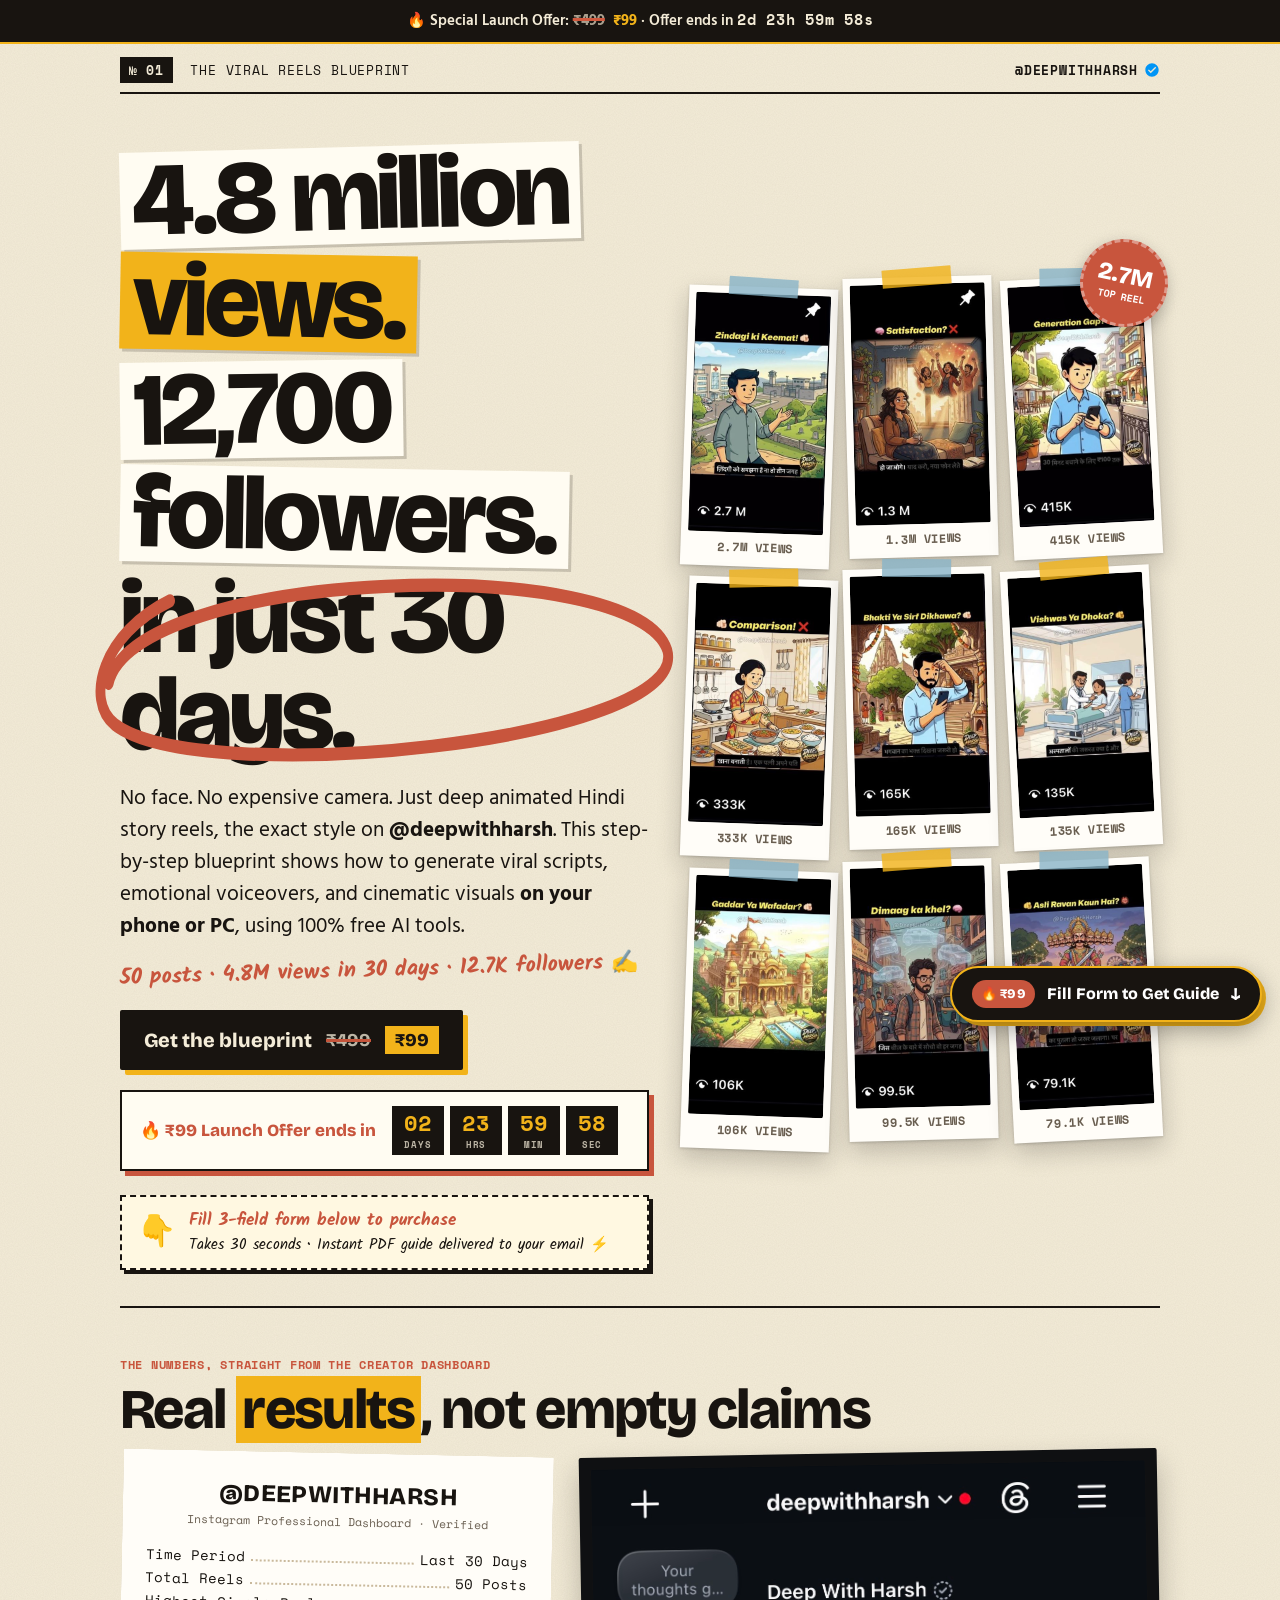
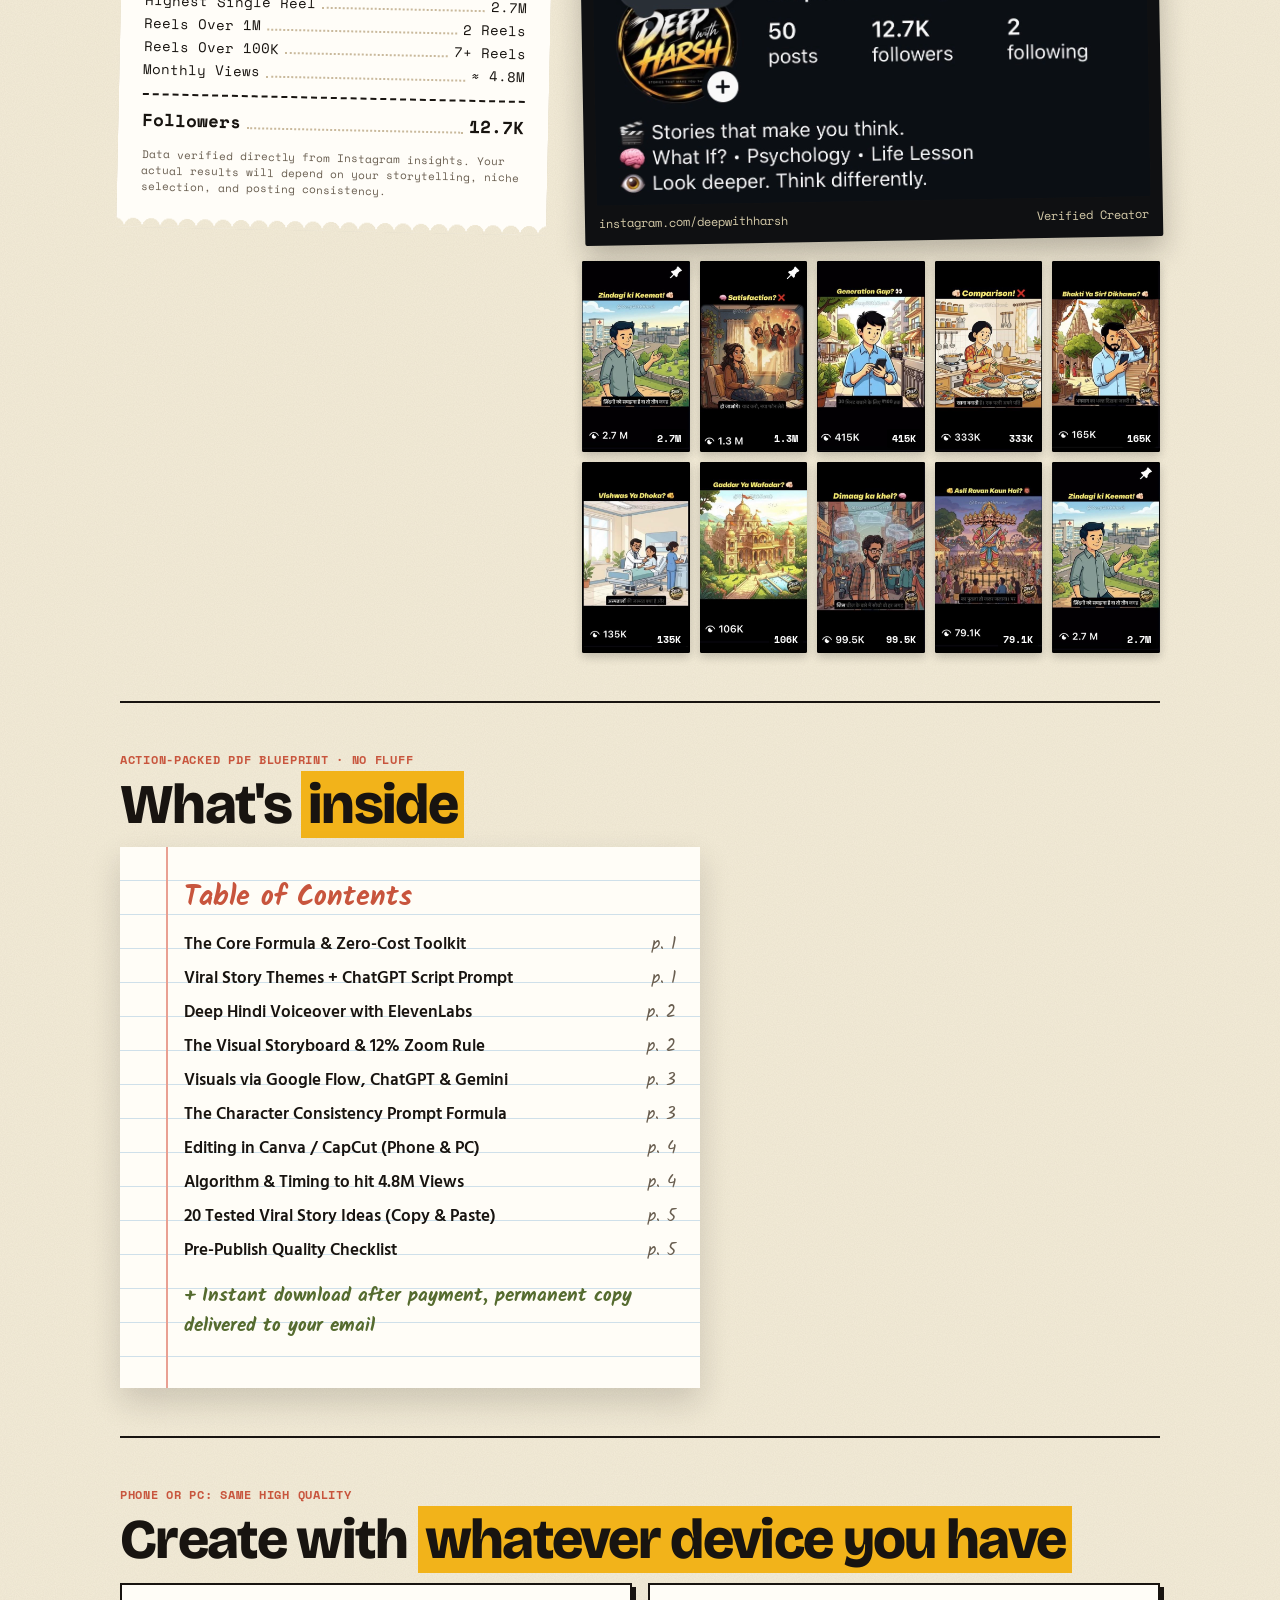
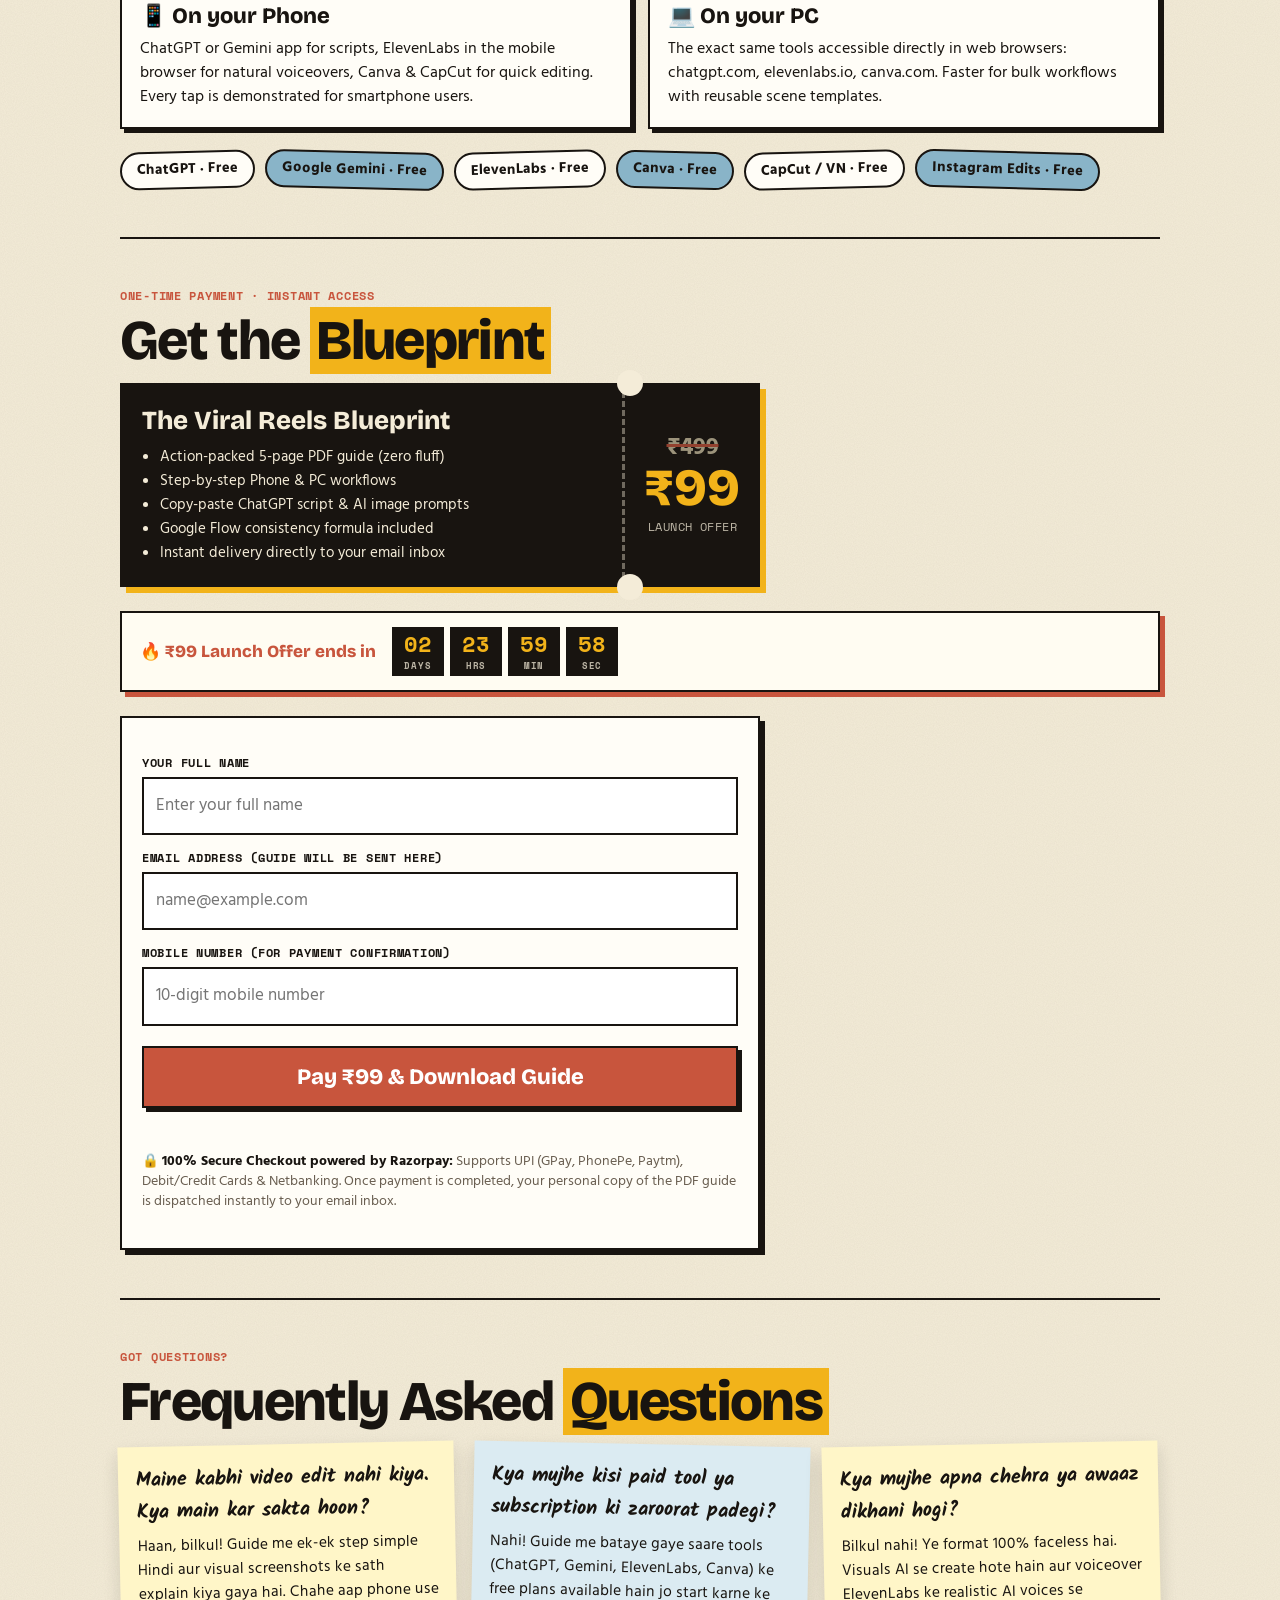
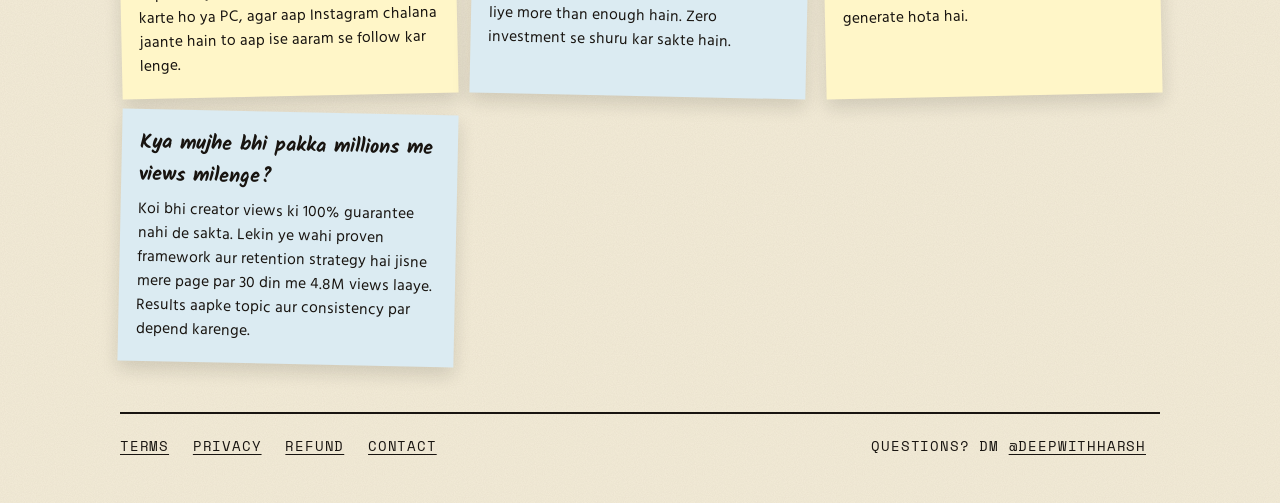
<file: index.html>
<!doctype html>
<html lang="hi">
<head>
<meta charset="utf-8">
<meta name="viewport" content="width=device-width,initial-scale=1">
<title>The Viral Reels Blueprint · @deepwithharsh</title>
<meta name="description" content="How @deepwithharsh got 4.8 million views and 12,700 followers in just 30 days with illustrated Hindi story reels. Complete step-by-step blueprint on phone or PC. PDF guide, ₹99.">
<link rel="preconnect" href="https://fonts.googleapis.com">
<link rel="preconnect" href="https://fonts.gstatic.com" crossorigin>
<link href="https://fonts.googleapis.com/css2?family=Bricolage+Grotesque:opsz,wght@12..96,400;12..96,600;12..96,800&family=Hind:wght@400;600;700&family=Kalam:wght@700&family=Space+Mono:wght@400;700&display=swap" rel="stylesheet">
<style>
:root{
  --paper:#f4ecd8;
  --paper2:#ebdcc2;
  --ink:#181410;
  --mus:#f2b31a;
  --ter:#c8553d;
  --oli:#556b2f;
  --sky:#89b4c8;
  --muted:#695e50;
  --card-bg:#fffdf8;
}
*{box-sizing:border-box}
html{background:var(--paper);scroll-behavior:smooth}
body{
  margin:0;
  color:var(--ink);
  font:17px/1.55 Hind,system-ui,-apple-system,sans-serif;
  background:var(--paper);
  background-image:url("data:image/svg+xml,%3Csvg xmlns='http://www.w3.org/2000/svg' width='160' height='160'%3E%3Cfilter id='n'%3E%3CfeTurbulence type='fractalNoise' baseFrequency='.9' numOctaves='2' stitchTiles='stitch'/%3E%3CfeColorMatrix values='0 0 0 0 .1 0 0 0 0 .08 0 0 0 0 .05 0 0 0 .07 0'/%3E%3C/filter%3E%3Crect width='160' height='160' filter='url(%23n)'/%3E%3C/svg%3E");
  overflow-x:hidden;
}
a{color:inherit}
.wrap{max-width:1080px;margin:0 auto;padding:0 20px}
.mono{font-family:"Space Mono",monospace;letter-spacing:.06em;text-transform:uppercase}
.hand{font-family:Kalam,cursive}

/* Top Sticky Announcement Bar */
.dbar{
  background:var(--ink);
  color:var(--paper);
  text-align:center;
  font:600 15px/1.3 Hind,sans-serif;
  padding:10px 14px;
  position:sticky;
  top:0;
  z-index:100;
  border-bottom:2px solid var(--mus);
}
.dbar b{color:var(--mus);font-weight:700}
.dbar .was{color:#cfc4af;opacity:.8;text-decoration-color:#ff6b4a;margin-right:4px}
.was{text-decoration:line-through;text-decoration-color:var(--ter);text-decoration-thickness:3px;opacity:.7;font-weight:700}
.tmr{font-family:"Space Mono",monospace;font-weight:700;letter-spacing:.05em;white-space:nowrap}

/* Masthead */
.mast{
  border-bottom:2px solid var(--ink);
  display:flex;
  justify-content:space-between;
  align-items:center;
  gap:12px;
  padding:16px 0 12px;
  font-size:13px;
}
.mast b{
  background:var(--ink);
  color:var(--paper);
  padding:3px 9px;
  font-weight:700;
}
.mast .handle{
  display:flex;
  align-items:center;
  gap:6px;
  font-weight:700;
}
.mast .handle svg{width:16px;height:16px;fill:#0095f6}

/* Hero Section */
.hero{
  display:grid;
  gap:32px;
  padding:36px 0 16px;
}
.hero h1{
  font-family:"Bricolage Grotesque",sans-serif;
  font-weight:800;
  letter-spacing:-.035em;
  line-height:.93;
  font-size:clamp(48px,11vw,104px);
  margin:0;
}
.strip{
  display:inline-block;
  background:#fffcf2;
  padding:0 .12em;
  box-shadow:3px 3px 0 rgba(24,20,16,.18);
  margin:.05em 0;
}
.strip.y{background:var(--mus)}
.strip.r{background:var(--ter);color:#fffdf7}
.ring{position:relative;display:inline-block}
.ring svg{position:absolute;left:-8%;top:-14%;width:116%;height:128%;pointer-events:none}
.r1{transform:rotate(-1.5deg)}
.r2{transform:rotate(1deg)}
.r3{transform:rotate(-0.8deg)}

.hero p.lead{
  font-size:20.5px;
  line-height:1.55;
  max-width:580px;
  margin:20px 0 0;
}
.hero .note{
  font-size:22px;
  color:var(--ter);
  transform:rotate(-1.8deg);
  margin-top:12px;
  font-weight:700;
}
.cta{
  display:inline-flex;
  align-items:center;
  gap:14px;
  margin-top:22px;
  background:var(--ink);
  color:var(--paper);
  text-decoration:none;
  font:800 20px "Bricolage Grotesque";
  padding:16px 24px;
  border-radius:2px;
  box-shadow:5px 5px 0 var(--mus);
  transition:transform .15s,box-shadow .15s;
}
.cta:hover{
  transform:translate(-2px,-2px);
  box-shadow:7px 7px 0 var(--mus);
}
.cta span{
  background:var(--mus);
  color:var(--ink);
  padding:3px 10px;
  font-size:18px;
}
.cta span.was{
  background:none;
  padding:0;
  font-size:18px;
  color:var(--paper);
  opacity:.75;
  text-decoration-color:#ff6b4a;
}

/* Urgent Timer Box */
.dbox{
  margin:20px 0 24px;
  border:2px solid var(--ink);
  background:#fffcf2;
  box-shadow:5px 5px 0 var(--ter);
  padding:14px 18px;
  display:flex;
  flex-wrap:wrap;
  align-items:center;
  gap:10px 16px;
}
.dbox .lbl{
  font:800 17px "Bricolage Grotesque";
  color:var(--ter);
}
.dbox .cells{
  display:flex;
  gap:6px;
}
.dbox .cells div{
  background:var(--ink);
  color:var(--mus);
  min-width:52px;
  text-align:center;
  padding:6px 4px 4px;
  font:700 22px/1 "Space Mono",monospace;
}
.dbox .cells small{
  display:block;
  font:700 9px "Space Mono";
  color:var(--paper);
  opacity:.75;
  margin-top:4px;
  letter-spacing:.1em;
}

/* Hero Indication Arrow & Card */
.hero-indication{
  display:block;
  text-decoration:none;
  background:#fff8e1;
  border:2px dashed var(--ink);
  padding:12px 16px;
  margin:16px 0 20px;
  color:var(--ink);
  transition:transform .15s, background .15s, box-shadow .15s;
  box-shadow:4px 4px 0 var(--ink);
}
.hero-indication:hover{
  transform:translate(-2px, -2px);
  background:#fff3c4;
  box-shadow:6px 6px 0 var(--ink);
}
.hero-indication .badge-content{
  display:flex;
  align-items:center;
  gap:14px;
}
.hero-indication .arrow-icon{
  font-size:30px;
  line-height:1;
  animation:bounceDown 1.4s infinite ease-in-out;
  display:inline-block;
  flex-shrink:0;
}
@keyframes bounceDown{
  0%, 100%{ transform:translateY(0); }
  50%{ transform:translateY(7px); }
}
.hero-indication .hint-text{
  font-size:15px;
  line-height:1.4;
}
.hero-indication .hint-text b{
  color:var(--ter);
  font-size:17px;
  display:block;
  margin-bottom:2px;
}

/* Form Pulse Highlight Effect */
@keyframes formPulse{
  0%{ box-shadow:0 0 0 0 rgba(200,85,61,.8); }
  50%{ box-shadow:0 0 0 16px rgba(200,85,61,0); }
  100%{ box-shadow:5px 5px 0 var(--ink); }
}
.pulse-form{
  animation:formPulse 1.2s ease-out 2;
  border-color:var(--ter) !important;
}

/* Floating Sticky Buy Bar */
.floating-bar{
  position:fixed;
  bottom:18px;
  right:18px;
  z-index:999;
  background:var(--ink);
  color:#fff;
  border:2px solid var(--mus);
  box-shadow:0 8px 24px rgba(0,0,0,.35), 4px 4px 0 var(--mus);
  padding:12px 20px;
  border-radius:40px;
  display:flex;
  align-items:center;
  gap:12px;
  text-decoration:none;
  font-family:"Bricolage Grotesque",sans-serif;
  font-weight:800;
  font-size:16px;
  transform:translateY(140px);
  transition:transform .3s cubic-bezier(0.175,0.885,0.32,1.275);
}
.floating-bar.show{
  transform:translateY(0);
}
.floating-bar .f-tag{
  background:var(--ter);
  color:#fff;
  font-size:13px;
  padding:4px 9px;
  border-radius:20px;
  letter-spacing:.02em;
}
.floating-bar:hover{
  background:#261f18;
  transform:translateY(-2px);
}
@media (max-width:560px){
  .floating-bar{
    left:14px;
    right:14px;
    bottom:14px;
    justify-content:center;
    padding:11px 16px;
    font-size:15px;
  }
}

/* Collage of Polaroid Reels */
.collage{
  position:relative;
  display:grid;
  grid-template-columns:repeat(3,1fr);
  gap:12px;
  padding:18px 4px 34px;
}
.pol{
  position:relative;
  background:var(--card-bg);
  padding:7px 7px 10px;
  box-shadow:0 10px 24px rgba(24,20,16,.22),0 1px 3px rgba(0,0,0,.18);
  transition:transform .2s ease, box-shadow .2s ease;
}
.pol:hover{
  transform:scale(1.04) rotate(0deg) !important;
  z-index:10;
  box-shadow:0 16px 32px rgba(24,20,16,.3);
}
.pol .img-box{
  width:100%;
  aspect-ratio:400/710;
  overflow:hidden;
  background:#000;
  border-radius:2px;
}
.pol img{
  display:block;
  width:100%;
  height:100%;
  object-fit:cover;
  object-position:center;
}
/* Washi tape sticker */
.pol::before{
  content:"";
  position:absolute;
  top:-9px;
  left:50%;
  width:46%;
  height:18px;
  transform:translateX(-50%) rotate(-3deg);
  background:rgba(242,179,26,.8);
  box-shadow:0 1px 1px rgba(0,0,0,.1);
  z-index:2;
}
.pol:nth-child(even)::before{
  background:rgba(137,180,200,.8);
  transform:translateX(-50%) rotate(2deg);
}
.pol:nth-child(3n+1){transform:rotate(-3deg)}
.pol:nth-child(3n+2){transform:rotate(2deg) translateY(10px)}
.pol:nth-child(3n){transform:rotate(-1.5deg)}
.pol .tag-view{
  margin-top:6px;
  text-align:center;
  font:700 12px "Space Mono",monospace;
  color:var(--muted);
  letter-spacing:.05em;
}

.sticker{
  position:absolute;
  z-index:5;
  font:800 24px/1 "Bricolage Grotesque";
  background:var(--ter);
  color:#fff;
  border-radius:50%;
  width:88px;
  height:88px;
  display:flex;
  flex-direction:column;
  align-items:center;
  justify-content:center;
  text-align:center;
  transform:rotate(12deg);
  box-shadow:0 6px 16px rgba(0,0,0,.25);
  border:3px dashed rgba(255,255,255,.4);
}
.sticker small{
  display:block;
  font:700 10px "Space Mono";
  margin-top:2px;
}
.collage .sticker{
  right:-8px;
  top:-20px;
}

/* Sections */
.sec{
  padding:48px 0;
  border-top:2px solid var(--ink);
}
.sec h2{
  font:800 clamp(32px,6.5vw,56px)/.96 "Bricolage Grotesque";
  letter-spacing:-.03em;
  margin:0 0 16px;
}
.sec h2 em{
  font-style:normal;
  background:var(--mus);
  padding:0 .12em;
}
.kick{
  font-size:12px;
  color:var(--ter);
  margin-bottom:8px;
  font-weight:700;
}
.two{display:grid;gap:32px}

/* The Receipt Card */
.receipt{
  background:var(--card-bg);
  max-width:440px;
  padding:28px 24px 32px;
  font:14px/1.65 "Space Mono",monospace;
  box-shadow:0 14px 30px rgba(24,20,16,.18);
  position:relative;
  transform:rotate(1.2deg);
  -webkit-mask:radial-gradient(9px at 50% 100%,#0000 98%,#000) 50% 100%/18px 100% repeat-x;
  mask:radial-gradient(9px at 50% 100%,#0000 98%,#000) 50% 100%/18px 100% repeat-x;
}
.receipt h3{
  font:800 24px "Bricolage Grotesque";
  text-align:center;
  margin:0 0 4px;
  letter-spacing:.02em;
}
.receipt .c{
  text-align:center;
  color:var(--muted);
  font-size:11.5px;
  margin-bottom:14px;
}
.row{display:flex;gap:6px}
.row span:nth-child(2){
  flex:1;
  border-bottom:2px dotted #c9b99c;
  transform:translateY(-6px);
}
.row.total{
  font-weight:700;
  font-size:17.5px;
  border-top:2px dashed var(--ink);
  margin-top:12px;
  padding-top:10px;
  color:var(--ink);
}
.receipt .src{
  font-size:11px;
  color:var(--muted);
  margin-top:14px;
  line-height:1.45;
}

/* Proof Block */
.proof{
  background:#0f1012;
  padding:12px;
  transform:rotate(-1deg);
  box-shadow:0 14px 28px rgba(24,20,16,.25);
  border-radius:2px;
}
.proof img{
  width:100%;
  display:block;
  border-radius:2px;
}
.proof p{
  color:#d4caa9;
  font:12px "Space Mono";
  margin:9px 2px 2px;
  display:flex;
  justify-content:space-between;
}
.wall{
  display:grid;
  grid-template-columns:repeat(5,1fr);
  gap:10px;
  margin-top:20px;
}
.wall-card{
  background:#000;
  aspect-ratio:400/710;
  overflow:hidden;
  border-radius:2px;
  box-shadow:0 4px 10px rgba(0,0,0,.2);
  position:relative;
}
.wall-card img{
  width:100%;
  height:100%;
  object-fit:cover;
  display:block;
}
.wall-card .badge{
  position:absolute;
  bottom:4px;
  right:4px;
  background:rgba(0,0,0,.8);
  color:#fff;
  font:700 10px "Space Mono";
  padding:2px 5px;
  border-radius:2px;
}

/* Notebook TOC */
.note-page{
  background:var(--card-bg);
  max-width:580px;
  padding:28px 24px 28px 64px;
  position:relative;
  box-shadow:0 14px 30px rgba(24,20,16,.16);
  background-image:linear-gradient(90deg,transparent 46px,#e9a092 46px,#e9a092 48px,transparent 48px),repeating-linear-gradient(#fffdf7 0 33px,#cfe0ea 33px 34px);
}
.note-page h3{
  font:700 28px Kalam,cursive;
  margin:0 0 8px;
  color:var(--ter);
}
.toc{list-style:none;margin:0;padding:0}
.toc li{
  display:flex;
  justify-content:space-between;
  gap:10px;
  line-height:34px;
  font-size:16.5px;
}
.toc li b{font-weight:600}
.toc li i{
  font-style:normal;
  font-family:Kalam,cursive;
  color:var(--muted);
  white-space:nowrap;
}
.bonus{
  font-family:Kalam,cursive;
  color:var(--oli);
  font-size:19px;
  margin-top:14px;
  font-weight:700;
}

/* Device Breakdown */
.dev{
  display:grid;
  grid-template-columns:1fr 1fr;
  gap:16px;
  margin-top:10px;
}
.card{
  border:2px solid var(--ink);
  background:#fffdf7;
  padding:18px;
  box-shadow:4px 4px 0 var(--ink);
}
.card h4{
  font:800 22px "Bricolage Grotesque";
  margin:0 0 8px;
}
.card p{margin:0;font-size:15.5px;line-height:1.55}
.tools{
  display:flex;
  flex-wrap:wrap;
  gap:10px;
  margin-top:22px;
}
.tools span{
  border:2px solid var(--ink);
  border-radius:30px;
  padding:6px 15px;
  font-weight:700;
  background:#fffdf7;
  font-size:14.5px;
}
.tools span:nth-child(odd){transform:rotate(-1.5deg)}
.tools span:nth-child(even){transform:rotate(1.5deg);background:var(--sky)}

/* Ticket & Checkout Form */
.ticket{
  display:grid;
  grid-template-columns:1fr auto;
  max-width:640px;
  background:var(--ink);
  color:var(--paper);
  position:relative;
  margin:12px 0 24px;
  box-shadow:6px 6px 0 var(--mus);
}
.ticket .l{padding:24px 22px 22px}
.ticket .r{
  border-left:3px dashed rgba(244,236,216,.4);
  padding:22px 20px;
  display:flex;
  flex-direction:column;
  justify-content:center;
  align-items:center;
  min-width:130px;
  text-align:center;
}
.ticket .r .was{
  display:block;
  font-size:24px;
  line-height:1;
  margin-bottom:2px;
  color:#d4caa9;
}
.ticket .r b{
  font:800 52px/1 "Bricolage Grotesque";
  color:var(--mus);
}
.ticket .r .ot{
  font:11.5px "Space Mono";
  font-style:normal;
  opacity:.75;
  margin-top:4px;
  letter-spacing:.04em;
}
.ticket h3{
  font:800 26px/1.05 "Bricolage Grotesque";
  margin:0 0 10px;
}
.ticket ul{margin:0;padding-left:18px;font-size:15px;line-height:1.6}
.ticket::before,.ticket::after{
  content:"";
  position:absolute;
  width:26px;
  height:26px;
  border-radius:50%;
  background:var(--paper);
  right:117px;
}
.ticket::before{top:-13px}
.ticket::after{bottom:-13px}

form{
  max-width:640px;
  background:#fffdf7;
  border:2px solid var(--ink);
  padding:22px 20px;
  box-shadow:5px 5px 0 var(--ink);
}
label{
  display:block;
  font:700 12px "Space Mono";
  letter-spacing:.06em;
  text-transform:uppercase;
  margin:14px 0 6px;
}
input{
  width:100%;
  font:inherit;
  font-size:17px;
  padding:14px 12px;
  border:2px solid var(--ink);
  background:#fff;
  border-radius:0;
}
input:focus{outline:3px solid var(--mus);outline-offset:0}
button.pay{
  width:100%;
  margin-top:20px;
  background:var(--ter);
  color:#fff;
  border:2px solid var(--ink);
  font:800 22px "Bricolage Grotesque";
  padding:16px;
  cursor:pointer;
  box-shadow:4px 4px 0 var(--ink);
  transition:transform .12s, box-shadow .12s, background .12s;
}
button.pay:hover{
  transform:translate(-2px,-2px);
  box-shadow:6px 6px 0 var(--ink);
  background:#b34029;
}
button.pay:disabled{opacity:.65;cursor:not-allowed}
.err{color:#a3261b;min-height:22px;margin-top:10px;font-weight:700}
.fine{font-size:13.5px;color:var(--muted);margin-top:12px;line-height:1.5}
.fine b{color:var(--ink)}

/* FAQ Section */
.faq{
  display:grid;
  gap:16px;
  grid-template-columns:repeat(auto-fit,minmax(250px,1fr));
  margin-top:14px;
}
.faq div{
  background:#fff6c8;
  padding:18px 18px 20px;
  box-shadow:0 8px 18px rgba(24,20,16,.14);
  font-size:15.5px;
  line-height:1.55;
}
.faq div:nth-child(2n){
  background:#dbebf2;
  transform:rotate(1.2deg);
}
.faq div:nth-child(2n+1){
  transform:rotate(-1.2deg);
}
.faq b{
  display:block;
  font:700 20px Kalam,cursive;
  margin-bottom:6px;
  color:var(--ink);
}

/* Footer */
footer{
  border-top:2px solid var(--ink);
  padding:22px 0 46px;
  font-size:13.5px;
  display:flex;
  flex-wrap:wrap;
  gap:14px;
  justify-content:space-between;
}
footer a{
  margin-right:14px;
  text-decoration:underline;
  text-underline-offset:3px;
}
footer a:hover{color:var(--ter)}

/* Responsive adjustments */
@media (min-width:860px){
  .hero{grid-template-columns:1.05fr .95fr;align-items:center;padding-top:48px}
  .two{grid-template-columns:430px 1fr;align-items:start}
}
@media (max-width:560px){
  body{font-size:16px}
  .hero h1{font-size:clamp(44px,12vw,68px)}
  .hero p.lead{font-size:18px}
  .note-page{padding-left:56px}
  .dev{grid-template-columns:1fr}
  .wall{grid-template-columns:repeat(5,1fr);gap:6px}
  .ticket .r{min-width:105px}
  .ticket .r b{font-size:42px}
  .ticket::before,.ticket::after{right:92px}
}
#buy{scroll-margin-top:60px}
</style>
</head>
<body>

<!-- Top Sticky Launch Price Announcement -->
<div class="dbar">
  🔥 Special Launch Offer: <span class="was">₹499</span> <b>₹99</b> · Offer ends in <span class="tmr" data-t="short">--</span>
</div>

<div class="wrap">
  <!-- Masthead -->
  <div class="mast mono">
    <span><b>№ 01</b>&nbsp; The Viral Reels Blueprint</span>
    <span class="handle">
      @deepwithharsh
      <svg viewBox="0 0 24 24" title="Verified Creator"><path d="M12 2C6.5 2 2 6.5 2 12s4.5 10 10 10 10-4.5 10-10S17.5 2 12 2zm-1.9 14.7l-4.2-4.2 1.4-1.4 2.8 2.8 6.8-6.8 1.4 1.4-8.2 8.2z"/></svg>
    </span>
  </div>

  <!-- Hero Section -->
  <section class="hero">
    <div>
      <h1>
        <span class="strip r1">4.8 million</span><br>
        <span class="strip y r2">views.</span> <span class="strip r3">12,700</span><br>
        <span class="strip r2">followers.</span><br>
        <span class="ring">in just 30 days.<svg viewBox="0 0 200 60" preserveAspectRatio="none"><path d="M10 34 C 18 6, 182 2, 192 26 C 200 48, 40 60, 12 44 C 2 38, 8 22, 30 14" fill="none" stroke="#c8553d" stroke-width="3.2" stroke-linecap="round"/></svg></span>
      </h1>
      
      <p class="lead">
        No face. No expensive camera. Just deep animated Hindi story reels, the exact style on <b>@deepwithharsh</b>. This step-by-step blueprint shows how to generate viral scripts, emotional voiceovers, and cinematic visuals <b>on your phone or PC</b>, using 100% free AI tools.
      </p>
      
      <div class="note hand">50 posts · 4.8M views in 30 days · 12.7K followers ✍️</div>
      
      <a class="cta" href="#buy">Get the blueprint <span class="was">₹499</span><span>₹99</span></a>
      
      <div class="dbox">
        <span class="lbl">🔥 ₹99 Launch Offer ends in</span>
        <div class="cells tmr" data-t="cells"></div>
      </div>

      <!-- Direct Indication Arrow & Card to Form -->
      <a class="hero-indication" href="#buy" title="Jump directly to checkout form">
        <div class="badge-content">
          <span class="arrow-icon">👇</span>
          <div class="hint-text hand">
            <b>Fill 3-field form below to purchase</b>
            Takes 30 seconds &bull; Instant PDF guide delivered to your email ⚡
          </div>
        </div>
      </a>
    </div>

    <!-- 9 Polaroid Reels Collage -->
    <div class="collage" aria-label="Most viewed reels from @deepwithharsh">
      <div class="sticker">2.7M<small>TOP REEL</small></div>
      
      <div class="pol">
        <div class="img-box"><img src="assets/r1.jpg" alt="Zindagi ki Keemat - 2.7M views"></div>
        <div class="tag-view">2.7M VIEWS</div>
      </div>
      <div class="pol">
        <div class="img-box"><img src="assets/r2.jpg" alt="Satisfaction - 1.3M views"></div>
        <div class="tag-view">1.3M VIEWS</div>
      </div>
      <div class="pol">
        <div class="img-box"><img src="assets/r3.jpg" alt="Generation Gap - 415K views"></div>
        <div class="tag-view">415K VIEWS</div>
      </div>
      <div class="pol">
        <div class="img-box"><img src="assets/r4.jpg" alt="Comparison - 333K views"></div>
        <div class="tag-view">333K VIEWS</div>
      </div>
      <div class="pol">
        <div class="img-box"><img src="assets/r5.jpg" alt="Bhakti Ya Sirf Dikhawa - 165K views"></div>
        <div class="tag-view">165K VIEWS</div>
      </div>
      <div class="pol">
        <div class="img-box"><img src="assets/r6.jpg" alt="Vishwas Ya Dhoka - 135K views"></div>
        <div class="tag-view">135K VIEWS</div>
      </div>
      <div class="pol">
        <div class="img-box"><img src="assets/r7.jpg" alt="Gaddar Ya Wafadar - 106K views"></div>
        <div class="tag-view">106K VIEWS</div>
      </div>
      <div class="pol">
        <div class="img-box"><img src="assets/r8.jpg" alt="Dimaag Ka Khel - 99.5K views"></div>
        <div class="tag-view">99.5K VIEWS</div>
      </div>
      <div class="pol">
        <div class="img-box"><img src="assets/r9.jpg" alt="Asli Ravan Kaun Hai - 79.1K views"></div>
        <div class="tag-view">79.1K VIEWS</div>
      </div>
    </div>
  </section>

  <!-- Real Results Section -->
  <section class="sec">
    <div class="kick mono">The numbers, straight from the creator dashboard</div>
    <h2>Real <em>results</em>, not empty claims</h2>
    <div class="two">
      
      <!-- Receipt Card -->
      <div class="receipt">
        <h3>@DEEPWITHHARSH</h3>
        <div class="c">Instagram Professional Dashboard · Verified</div>
        <div class="row"><span>Time Period</span><span></span><span>Last 30 Days</span></div>
        <div class="row"><span>Total Reels</span><span></span><span>50 Posts</span></div>
        <div class="row"><span>Highest Single Reel</span><span></span><span>2.7M</span></div>
        <div class="row"><span>Reels Over 1M</span><span></span><span>2 Reels</span></div>
        <div class="row"><span>Reels Over 100K</span><span></span><span>7+ Reels</span></div>
        <div class="row"><span>Monthly Views</span><span></span><span>≈ 4.8M</span></div>
        <div class="row total"><span>Followers</span><span></span><span>12.7K</span></div>
        <div class="src">Data verified directly from Instagram insights. Your actual results will depend on your storytelling, niche selection, and posting consistency.</div>
      </div>

      <!-- Profile Proof & Wall -->
      <div>
        <div class="proof">
          <img src="assets/profile.jpg" alt="The @deepwithharsh Instagram profile showing 12.7k followers and 50 posts">
          <p>
            <span>instagram.com/deepwithharsh</span>
            <span>Verified Creator</span>
          </p>
        </div>
        
        <div class="wall" aria-label="Top performing reels grid">
          <div class="wall-card"><img src="assets/r1.jpg" alt=""><div class="badge">2.7M</div></div>
          <div class="wall-card"><img src="assets/r2.jpg" alt=""><div class="badge">1.3M</div></div>
          <div class="wall-card"><img src="assets/r3.jpg" alt=""><div class="badge">415K</div></div>
          <div class="wall-card"><img src="assets/r4.jpg" alt=""><div class="badge">333K</div></div>
          <div class="wall-card"><img src="assets/r5.jpg" alt=""><div class="badge">165K</div></div>
          <div class="wall-card"><img src="assets/r6.jpg" alt=""><div class="badge">135K</div></div>
          <div class="wall-card"><img src="assets/r7.jpg" alt=""><div class="badge">106K</div></div>
          <div class="wall-card"><img src="assets/r8.jpg" alt=""><div class="badge">99.5K</div></div>
          <div class="wall-card"><img src="assets/r9.jpg" alt=""><div class="badge">79.1K</div></div>
          <div class="wall-card"><img src="assets/r1.jpg" alt=""><div class="badge">2.7M</div></div>
        </div>
      </div>
      
    </div>
  </section>

  <!-- Table of Contents Section -->
  <section class="sec">
    <div class="kick mono">Action-Packed PDF Blueprint · No Fluff</div>
    <h2>What's <em>inside</em></h2>
    <div class="note-page">
      <h3>Table of Contents</h3>
      <ul class="toc">
        <li><b>The Core Formula &amp; Zero-Cost Toolkit</b><i>p. 1</i></li>
        <li><b>Viral Story Themes + ChatGPT Script Prompt</b><i>p. 1</i></li>
        <li><b>Deep Hindi Voiceover with ElevenLabs</b><i>p. 2</i></li>
        <li><b>The Visual Storyboard &amp; 12% Zoom Rule</b><i>p. 2</i></li>
        <li><b>Visuals via Google Flow, ChatGPT &amp; Gemini</b><i>p. 3</i></li>
        <li><b>The Character Consistency Prompt Formula</b><i>p. 3</i></li>
        <li><b>Editing in Canva / CapCut (Phone &amp; PC)</b><i>p. 4</i></li>
        <li><b>Algorithm &amp; Timing to hit 4.8M Views</b><i>p. 4</i></li>
        <li><b>20 Tested Viral Story Ideas (Copy &amp; Paste)</b><i>p. 5</i></li>
        <li><b>Pre-Publish Quality Checklist</b><i>p. 5</i></li>
      </ul>
      <p class="bonus">+ Instant download after payment, permanent copy delivered to your email</p>
    </div>
  </section>

  <!-- Devices & Tools Section -->
  <section class="sec">
    <div class="kick mono">Phone or PC: Same High Quality</div>
    <h2>Create with <em>whatever device you have</em></h2>
    <div class="dev">
      <div class="card">
        <h4>📱 On your Phone</h4>
        <p>ChatGPT or Gemini app for scripts, ElevenLabs in the mobile browser for natural voiceovers, Canva &amp; CapCut for quick editing. Every tap is demonstrated for smartphone users.</p>
      </div>
      <div class="card">
        <h4>💻 On your PC</h4>
        <p>The exact same tools accessible directly in web browsers: chatgpt.com, elevenlabs.io, canva.com. Faster for bulk workflows with reusable scene templates.</p>
      </div>
    </div>
    <div class="tools">
      <span>ChatGPT · Free</span>
      <span>Google Gemini · Free</span>
      <span>ElevenLabs · Free</span>
      <span>Canva · Free</span>
      <span>CapCut / VN · Free</span>
      <span>Instagram Edits · Free</span>
    </div>
  </section>

  <!-- Checkout Section -->
  <section class="sec" id="buy">
    <div class="kick mono">One-Time Payment · Instant Access</div>
    <h2>Get the <em>Blueprint</em></h2>
    
    <div class="ticket">
      <div class="l">
        <h3>The Viral Reels Blueprint</h3>
        <ul>
          <li>Action-packed 5-page PDF guide (zero fluff)</li>
          <li>Step-by-step Phone &amp; PC workflows</li>
          <li>Copy-paste ChatGPT script &amp; AI image prompts</li>
          <li>Google Flow consistency formula included</li>
          <li>Instant delivery directly to your email inbox</li>
        </ul>
      </div>
      <div class="r">
        <span class="was">₹499</span>
        <b>₹99</b>
        <em class="ot" id="ot">LAUNCH OFFER</em>
      </div>
    </div>

    <div class="dbox">
      <span class="lbl">🔥 ₹99 Launch Offer ends in</span>
      <div class="cells tmr" data-t="cells"></div>
    </div>

    <form id="form" novalidate>
      <label for="name">Your Full Name</label>
      <input id="name" name="name" type="text" autocomplete="name" placeholder="Enter your full name" required>

      <label for="email">Email Address (Guide will be sent here)</label>
      <input id="email" name="email" type="email" autocomplete="email" placeholder="name@example.com" required>

      <label for="phone">Mobile Number (For payment confirmation)</label>
      <input id="phone" name="phone" type="tel" inputmode="numeric" autocomplete="tel" placeholder="10-digit mobile number" required>

      <button class="pay" id="pay" type="submit">Pay ₹99 &amp; Download Guide</button>
      <div class="err" id="err"></div>
      
      <p class="fine">
        🔒 <b>100% Secure Checkout powered by Razorpay:</b> Supports UPI (GPay, PhonePe, Paytm), Debit/Credit Cards &amp; Netbanking. Once payment is completed, your personal copy of the PDF guide is dispatched instantly to your email inbox.
      </p>
    </form>
  </section>

  <!-- FAQ Section -->
  <section class="sec">
    <div class="kick mono">Got Questions?</div>
    <h2>Frequently Asked <em>Questions</em></h2>
    <div class="faq">
      <div>
        <b>Maine kabhi video edit nahi kiya. Kya main kar sakta hoon?</b>
        Haan, bilkul! Guide me ek-ek step simple Hindi aur visual screenshots ke sath explain kiya gaya hai. Chahe aap phone use karte ho ya PC, agar aap Instagram chalana jaante hain to aap ise aaram se follow kar lenge.
      </div>
      <div>
        <b>Kya mujhe kisi paid tool ya subscription ki zaroorat padegi?</b>
        Nahi! Guide me bataye gaye saare tools (ChatGPT, Gemini, ElevenLabs, Canva) ke free plans available hain jo start karne ke liye more than enough hain. Zero investment se shuru kar sakte hain.
      </div>
      <div>
        <b>Kya mujhe apna chehra ya awaaz dikhani hogi?</b>
        Bilkul nahi! Ye format 100% faceless hai. Visuals AI se create hote hain aur voiceover ElevenLabs ke realistic AI voices se generate hota hai.
      </div>
      <div>
        <b>Kya mujhe bhi pakka millions me views milenge?</b>
        Koi bhi creator views ki 100% guarantee nahi de sakta. Lekin ye wahi proven framework aur retention strategy hai jisne mere page par 30 din me 4.8M views laaye. Results aapke topic aur consistency par depend karenge.
      </div>
    </div>
  </section>

  <!-- Footer -->
  <footer class="mono">
    <div>
      <a href="terms.html">Terms</a>
      <a href="privacy.html">Privacy</a>
      <a href="refund.html">Refund</a>
      <a href="contact.html">Contact</a>
    </div>
    <div>
      Questions? DM <a href="https://www.instagram.com/deepwithharsh/" target="_blank" rel="noopener">@deepwithharsh</a>
    </div>
  </footer>
</div>

<!-- Configuration & Scripts -->
<script src="config.js"></script>
<script>
// Countdown Timer (Default 3 days rolling or fixed offer end date)
(function () {
  const S = window.SHOP || {};
  let targetDate = S.offerEnd ? new Date(S.offerEnd).getTime() : (Date.now() + 3 * 864e5);
  const pad = (n) => String(n).padStart(2, "0");

  function tick() {
    const left = targetDate - Date.now();
    if (left <= 0) {
      document.querySelectorAll(".tmr").forEach(el => el.textContent = "OFFER CLOSING SOON");
      return;
    }
    const d = Math.floor(left / 864e5);
    const h = Math.floor((left / 36e5) % 24);
    const m = Math.floor((left / 6e4) % 60);
    const sec = Math.floor((left / 1e3) % 60);

    document.querySelectorAll(".tmr").forEach((el) => {
      if (el.dataset.t === "cells") {
        el.innerHTML = [
          [d, "DAYS"],
          [h, "HRS"],
          [m, "MIN"],
          [sec, "SEC"]
        ].map(([v, l]) => `<div>${pad(v)}<small>${l}</small></div>`).join("");
      } else {
        el.textContent = (d ? d + "d " : "") + pad(h) + "h " + pad(m) + "m " + pad(sec) + "s";
      }
    });
    setTimeout(tick, 1000);
  }
  tick();
})();
</script>

<script>
// Form Submission & Checkout handling
(function () {
  const S = window.SHOP || {};
  const $ = (id) => document.getElementById(id);

  $("form").addEventListener("submit", async (e) => {
    e.preventDefault();
    const name = $("name").value.trim();
    const email = $("email").value.trim();
    const phone = $("phone").value.trim();

    if (!name || !email || !phone) {
      $("err").textContent = "Please fill in all fields.";
      return;
    }

    if (!/^\S+@\S+\.\S+$/.test(email)) {
      $("err").textContent = "Please enter a valid email address.";
      return;
    }

    if (!/^\d{10}$/.test(phone.replace(/\D/g, ""))) {
      $("err").textContent = "Please enter a valid 10-digit mobile number.";
      return;
    }

    $("err").textContent = "";
    $("pay").disabled = true;
    $("pay").textContent = "Opening secure payment…";

    // Save customer details in session and local storage for instant fulfillment on thank-you page
    try {
      sessionStorage.setItem("dwh_name", name);
      sessionStorage.setItem("dwh_email", email);
      sessionStorage.setItem("dwh_phone", phone);
      localStorage.setItem("dwh_name", name);
      localStorage.setItem("dwh_email", email);
      localStorage.setItem("dwh_phone", phone);
    } catch(e) {}

    try {
      if (!S.api || S.api === "YOUR_GOOGLE_APPS_SCRIPT_URL_HERE") {
        // DEMO / TEST MODE
        setTimeout(() => {
          alert("Demo Mode: Checkout is working! Once you paste your Razorpay / Google Apps Script URL in config.js, it will redirect directly to the live UPI/Razorpay payment page.");
          $("pay").disabled = false;
          $("pay").textContent = "Pay ₹99 & Download Guide";
        }, 1000);
        return;
      }

      const res = await fetch(S.api, {
        method: "POST",
        body: JSON.stringify({
          action: "buyGuide",
          product: "deep99",
          name: name,
          email: email,
          phone: phone,
          price: S.price || 99
        })
      });

      const data = await res.json();
      if (!data.url) throw new Error(data.error || "Unable to initiate payment. Please try again.");
      window.location.href = data.url;

    } catch (err) {
      $("err").textContent = err.message || "Something went wrong. Please try again.";
      $("pay").disabled = false;
      $("pay").textContent = "Pay ₹99 & Download Guide";
    }
  });

  // Smooth scroll, pulse highlight, and auto-focus on form
  document.querySelectorAll('a[href="#buy"]').forEach(link => {
    link.addEventListener('click', (e) => {
      e.preventDefault();
      const target = document.getElementById('buy');
      if (target) {
        target.scrollIntoView({ behavior: 'smooth' });
        const form = document.getElementById('form');
        if (form) {
          form.classList.remove('pulse-form');
          void form.offsetWidth; // trigger reflow
          form.classList.add('pulse-form');
          setTimeout(() => {
            const nameInput = document.getElementById('name');
            if (nameInput) nameInput.focus();
          }, 600);
        }
      }
    });
  });

  // Floating sticky buy bar visibility on scroll
  const floatingBar = document.getElementById('floating-bar');
  const buySection = document.getElementById('buy');
  if (floatingBar && buySection) {
    window.addEventListener('scroll', () => {
      const rect = buySection.getBoundingClientRect();
      // Show floating bar after scrolling 350px, hide when form is visible
      if (window.scrollY > 350 && rect.top > window.innerHeight - 80) {
        floatingBar.classList.add('show');
      } else {
        floatingBar.classList.remove('show');
      }
    }, { passive: true });
  }
})();
</script>

<!-- Floating Quick Buy Sticky Bar on scroll -->
<a href="#buy" class="floating-bar" id="floating-bar" title="Scroll down to checkout form">
  <span class="f-tag">🔥 ₹99</span>
  <span>Fill Form to Get Guide</span>
  <span style="font-size:18px; line-height:1;">↓</span>
</a>

</body>
</html>
</file>
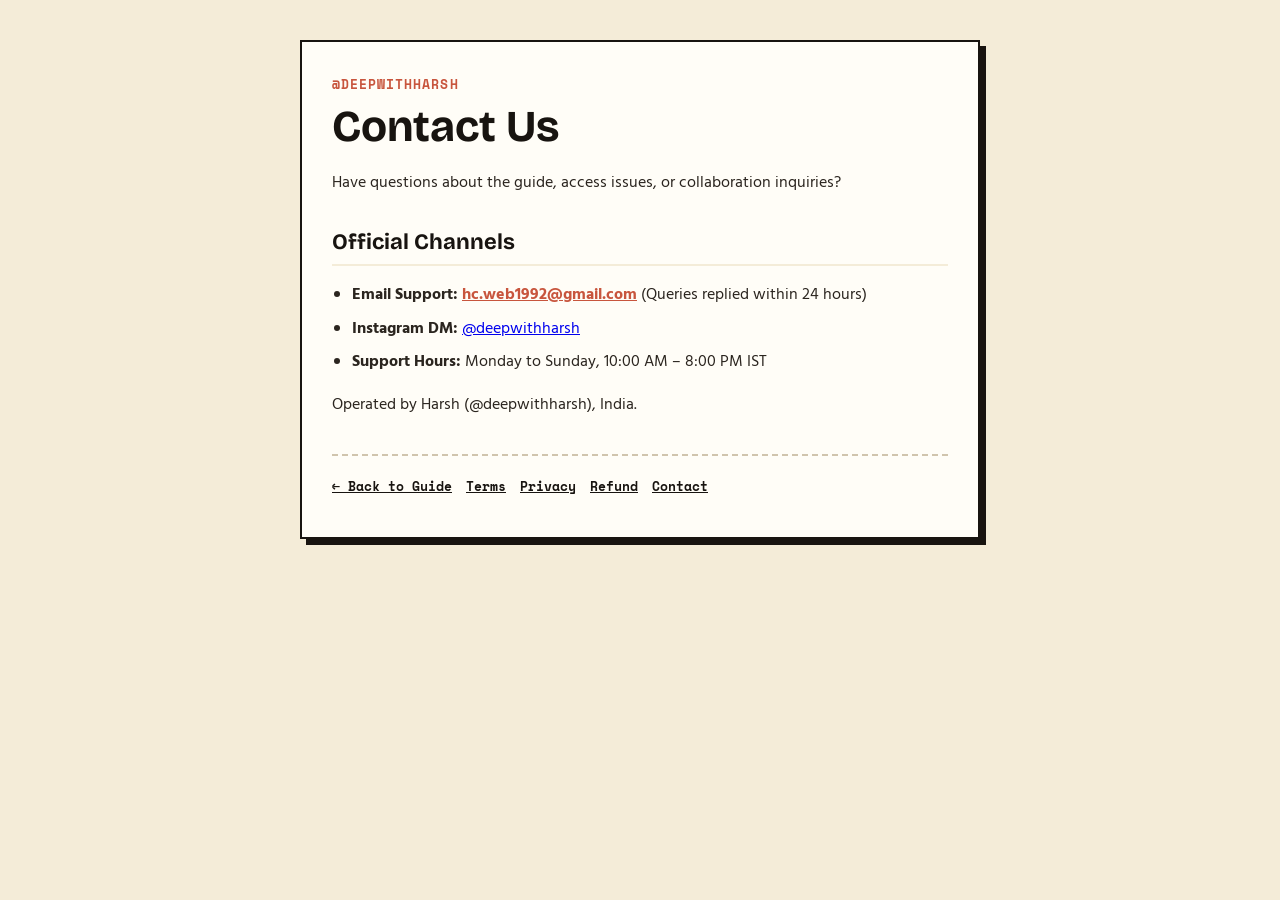
<file: contact.html>
<!doctype html>
<html lang="en">
<head>
<meta charset="utf-8">
<meta name="viewport" content="width=device-width,initial-scale=1">
<title>Contact Us · @deepwithharsh</title>
<link rel="preconnect" href="https://fonts.googleapis.com">
<link href="https://fonts.googleapis.com/css2?family=Bricolage+Grotesque:wght@700;800&family=Hind:wght@400;600&family=Space+Mono:wght@700&display=swap" rel="stylesheet">
<link rel="stylesheet" href="legal.css">
</head>
<body>
<main class="doc">
  <div class="tag">@deepwithharsh</div>
  <h1>Contact Us</h1>
  <p>Have questions about the guide, access issues, or collaboration inquiries?</p>
  
  <h2>Official Channels</h2>
  <ul>
    <li><b>Email Support:</b> <a href="mailto:hc.web1992@gmail.com" style="color:var(--ter); font-weight:700;">hc.web1992@gmail.com</a> (Queries replied within 24 hours)</li>
    <li><b>Instagram DM:</b> <a href="https://www.instagram.com/deepwithharsh/" target="_blank" rel="noopener">@deepwithharsh</a></li>
    <li><b>Support Hours:</b> Monday to Sunday, 10:00 AM – 8:00 PM IST</li>
  </ul>
  
  <p>Operated by Harsh (@deepwithharsh), India.</p>

  <div class="legal-nav">
    <a href="index.html">← Back to Guide</a>
    <a href="terms.html">Terms</a>
    <a href="privacy.html">Privacy</a>
    <a href="refund.html">Refund</a>
    <a href="contact.html">Contact</a>
  </div>
</main>
</body>
</html>
</file>
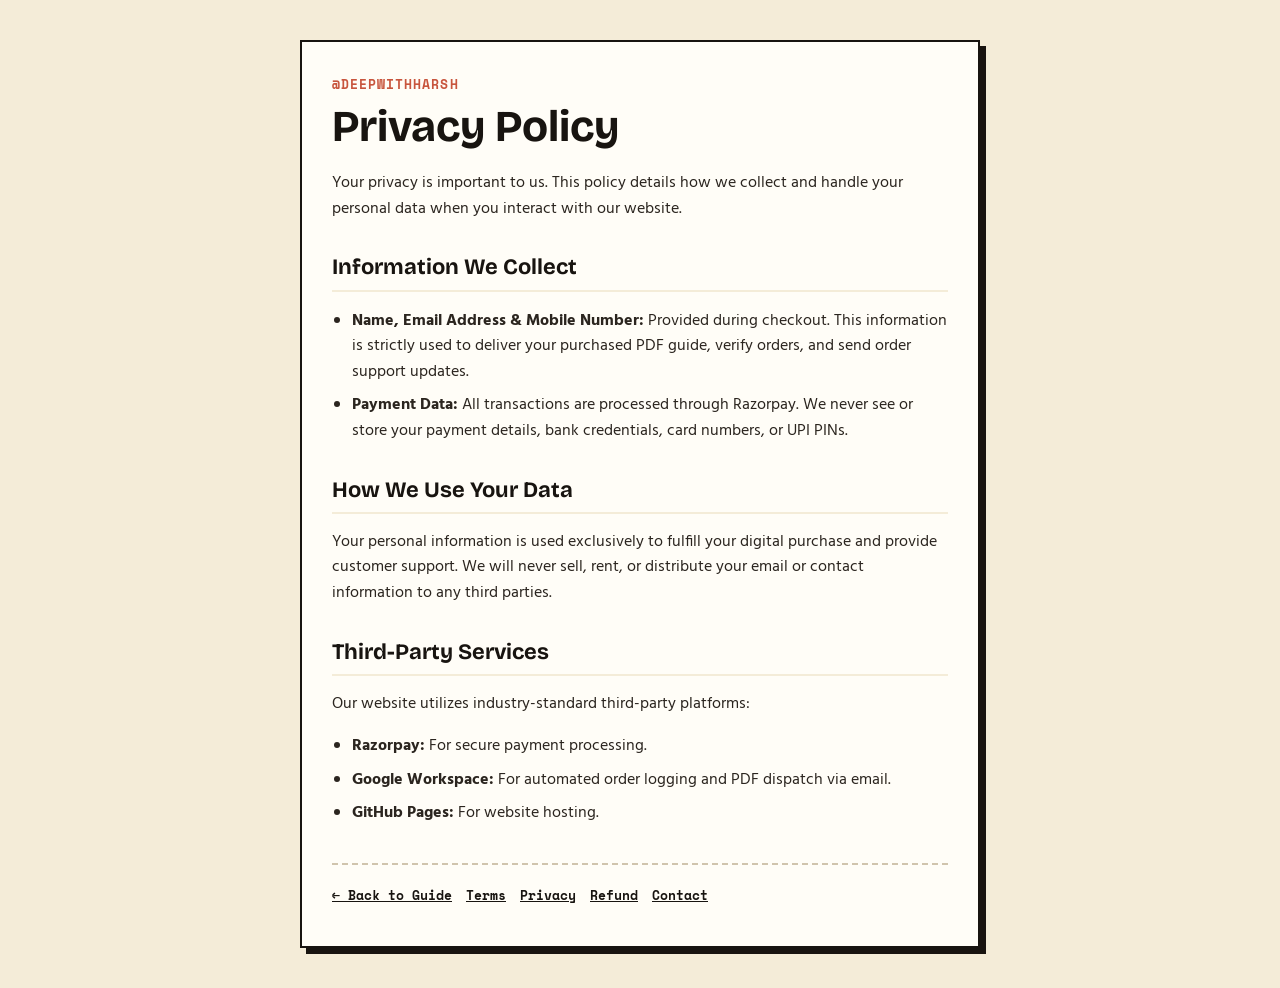
<file: privacy.html>
<!doctype html>
<html lang="en">
<head>
<meta charset="utf-8">
<meta name="viewport" content="width=device-width,initial-scale=1">
<title>Privacy Policy · @deepwithharsh</title>
<link rel="preconnect" href="https://fonts.googleapis.com">
<link href="https://fonts.googleapis.com/css2?family=Bricolage+Grotesque:wght@700;800&family=Hind:wght@400;600&family=Space+Mono:wght@700&display=swap" rel="stylesheet">
<link rel="stylesheet" href="legal.css">
</head>
<body>
<main class="doc">
  <div class="tag">@deepwithharsh</div>
  <h1>Privacy Policy</h1>
  <p>Your privacy is important to us. This policy details how we collect and handle your personal data when you interact with our website.</p>
  
  <h2>Information We Collect</h2>
  <ul>
    <li><b>Name, Email Address &amp; Mobile Number:</b> Provided during checkout. This information is strictly used to deliver your purchased PDF guide, verify orders, and send order support updates.</li>
    <li><b>Payment Data:</b> All transactions are processed through Razorpay. We never see or store your payment details, bank credentials, card numbers, or UPI PINs.</li>
  </ul>

  <h2>How We Use Your Data</h2>
  <p>Your personal information is used exclusively to fulfill your digital purchase and provide customer support. We will never sell, rent, or distribute your email or contact information to any third parties.</p>

  <h2>Third-Party Services</h2>
  <p>Our website utilizes industry-standard third-party platforms:</p>
  <ul>
    <li><b>Razorpay:</b> For secure payment processing.</li>
    <li><b>Google Workspace:</b> For automated order logging and PDF dispatch via email.</li>
    <li><b>GitHub Pages:</b> For website hosting.</li>
  </ul>

  <div class="legal-nav">
    <a href="index.html">← Back to Guide</a>
    <a href="terms.html">Terms</a>
    <a href="privacy.html">Privacy</a>
    <a href="refund.html">Refund</a>
    <a href="contact.html">Contact</a>
  </div>
</main>
</body>
</html>
</file>
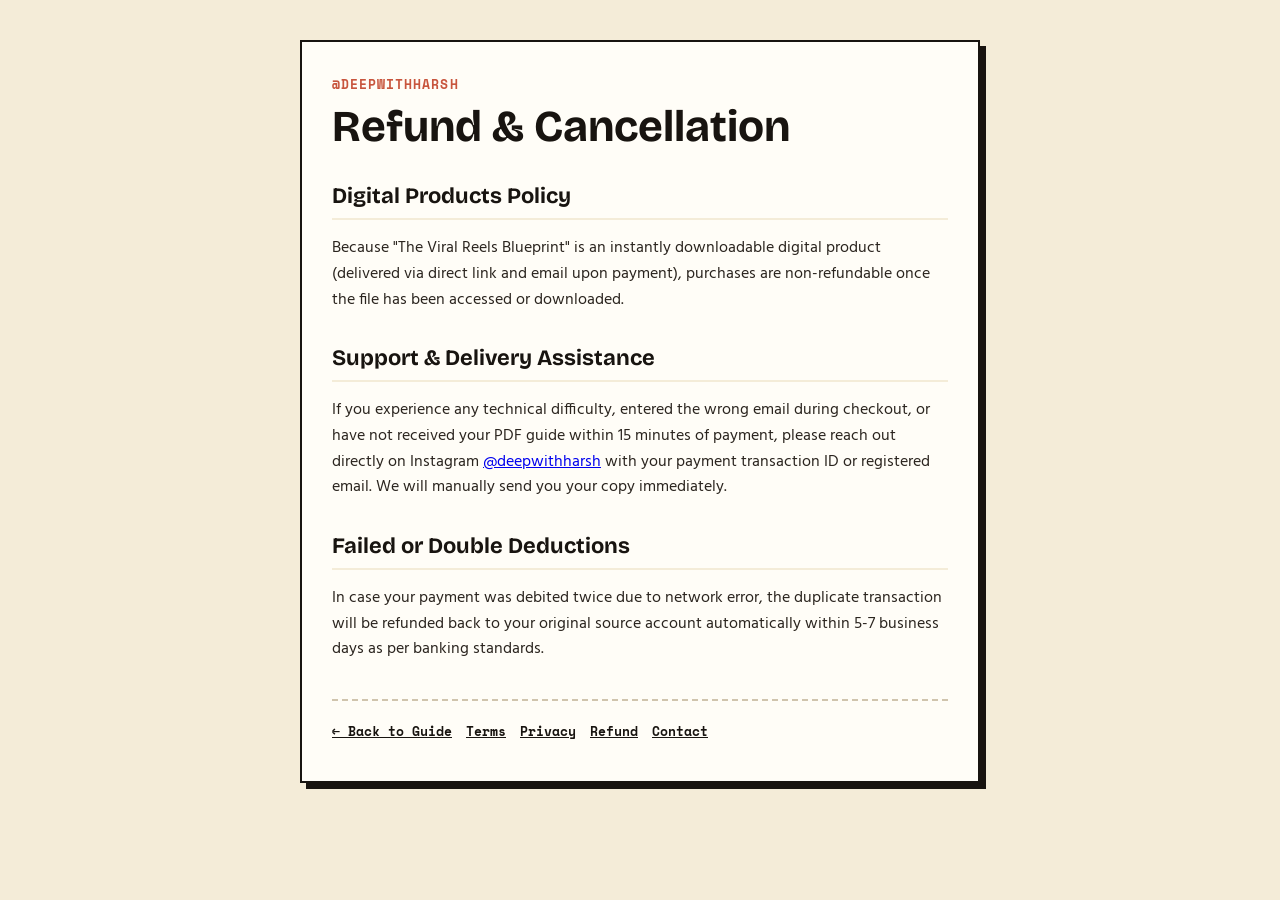
<file: refund.html>
<!doctype html>
<html lang="en">
<head>
<meta charset="utf-8">
<meta name="viewport" content="width=device-width,initial-scale=1">
<title>Refund &amp; Cancellation Policy · @deepwithharsh</title>
<link rel="preconnect" href="https://fonts.googleapis.com">
<link href="https://fonts.googleapis.com/css2?family=Bricolage+Grotesque:wght@700;800&family=Hind:wght@400;600&family=Space+Mono:wght@700&display=swap" rel="stylesheet">
<link rel="stylesheet" href="legal.css">
</head>
<body>
<main class="doc">
  <div class="tag">@deepwithharsh</div>
  <h1>Refund &amp; Cancellation</h1>
  
  <h2>Digital Products Policy</h2>
  <p>Because "The Viral Reels Blueprint" is an instantly downloadable digital product (delivered via direct link and email upon payment), purchases are non-refundable once the file has been accessed or downloaded.</p>
  
  <h2>Support &amp; Delivery Assistance</h2>
  <p>If you experience any technical difficulty, entered the wrong email during checkout, or have not received your PDF guide within 15 minutes of payment, please reach out directly on Instagram <a href="https://www.instagram.com/deepwithharsh/" target="_blank" rel="noopener">@deepwithharsh</a> with your payment transaction ID or registered email. We will manually send you your copy immediately.</p>

  <h2>Failed or Double Deductions</h2>
  <p>In case your payment was debited twice due to network error, the duplicate transaction will be refunded back to your original source account automatically within 5-7 business days as per banking standards.</p>

  <div class="legal-nav">
    <a href="index.html">← Back to Guide</a>
    <a href="terms.html">Terms</a>
    <a href="privacy.html">Privacy</a>
    <a href="refund.html">Refund</a>
    <a href="contact.html">Contact</a>
  </div>
</main>
</body>
</html>
</file>
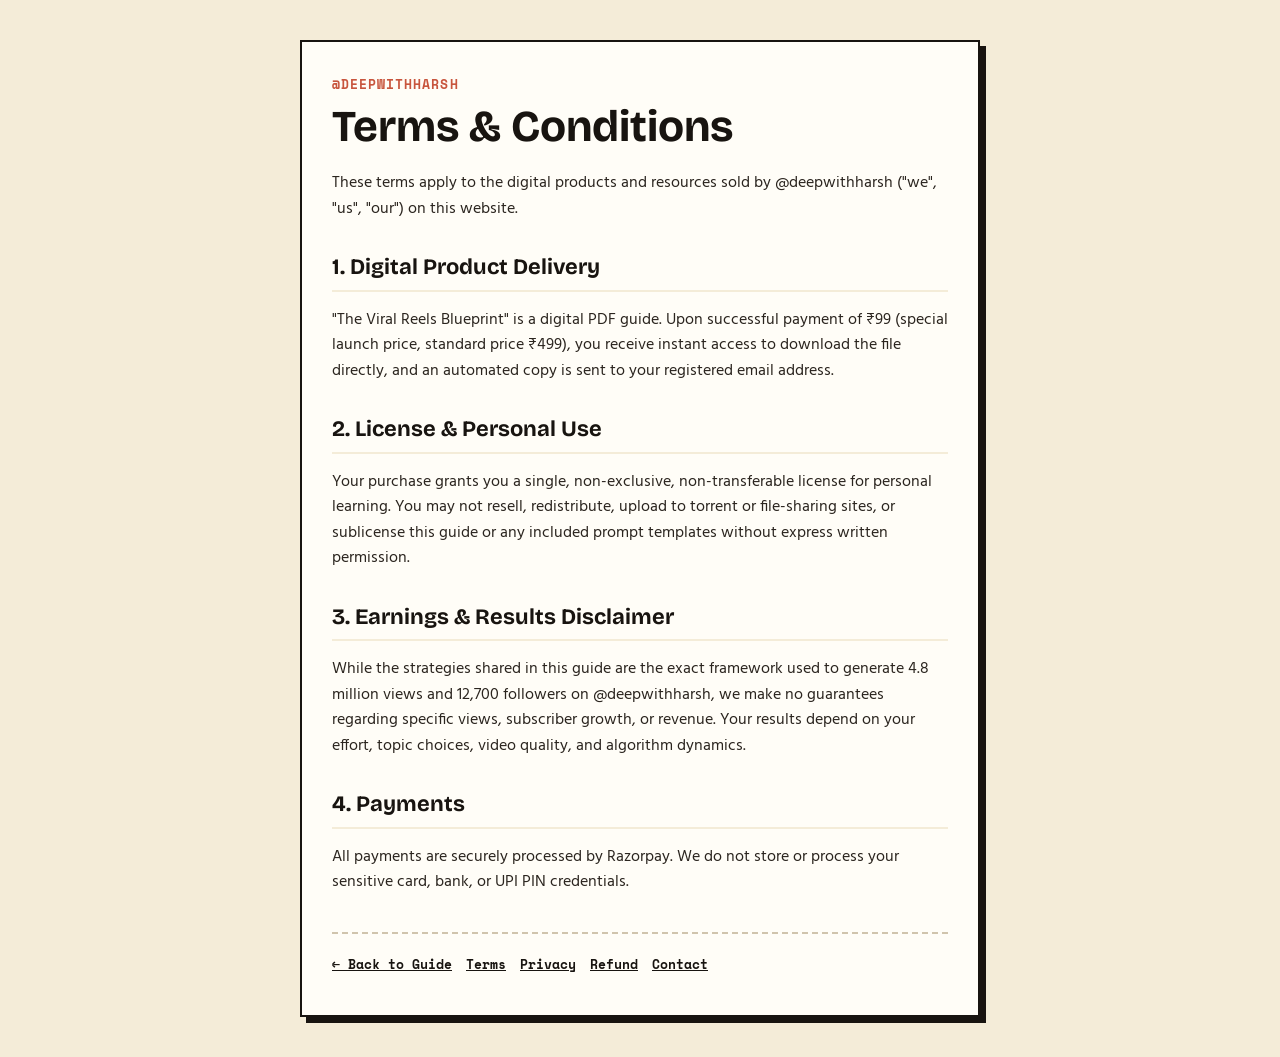
<file: terms.html>
<!doctype html>
<html lang="en">
<head>
<meta charset="utf-8">
<meta name="viewport" content="width=device-width,initial-scale=1">
<title>Terms &amp; Conditions · @deepwithharsh</title>
<link rel="preconnect" href="https://fonts.googleapis.com">
<link href="https://fonts.googleapis.com/css2?family=Bricolage+Grotesque:wght@700;800&family=Hind:wght@400;600&family=Space+Mono:wght@700&display=swap" rel="stylesheet">
<link rel="stylesheet" href="legal.css">
</head>
<body>
<main class="doc">
  <div class="tag">@deepwithharsh</div>
  <h1>Terms &amp; Conditions</h1>
  <p>These terms apply to the digital products and resources sold by @deepwithharsh ("we", "us", "our") on this website.</p>
  
  <h2>1. Digital Product Delivery</h2>
  <p>"The Viral Reels Blueprint" is a digital PDF guide. Upon successful payment of ₹99 (special launch price, standard price ₹499), you receive instant access to download the file directly, and an automated copy is sent to your registered email address.</p>
  
  <h2>2. License &amp; Personal Use</h2>
  <p>Your purchase grants you a single, non-exclusive, non-transferable license for personal learning. You may not resell, redistribute, upload to torrent or file-sharing sites, or sublicense this guide or any included prompt templates without express written permission.</p>

  <h2>3. Earnings &amp; Results Disclaimer</h2>
  <p>While the strategies shared in this guide are the exact framework used to generate 4.8 million views and 12,700 followers on @deepwithharsh, we make no guarantees regarding specific views, subscriber growth, or revenue. Your results depend on your effort, topic choices, video quality, and algorithm dynamics.</p>

  <h2>4. Payments</h2>
  <p>All payments are securely processed by Razorpay. We do not store or process your sensitive card, bank, or UPI PIN credentials.</p>

  <div class="legal-nav">
    <a href="index.html">← Back to Guide</a>
    <a href="terms.html">Terms</a>
    <a href="privacy.html">Privacy</a>
    <a href="refund.html">Refund</a>
    <a href="contact.html">Contact</a>
  </div>
</main>
</body>
</html>
</file>
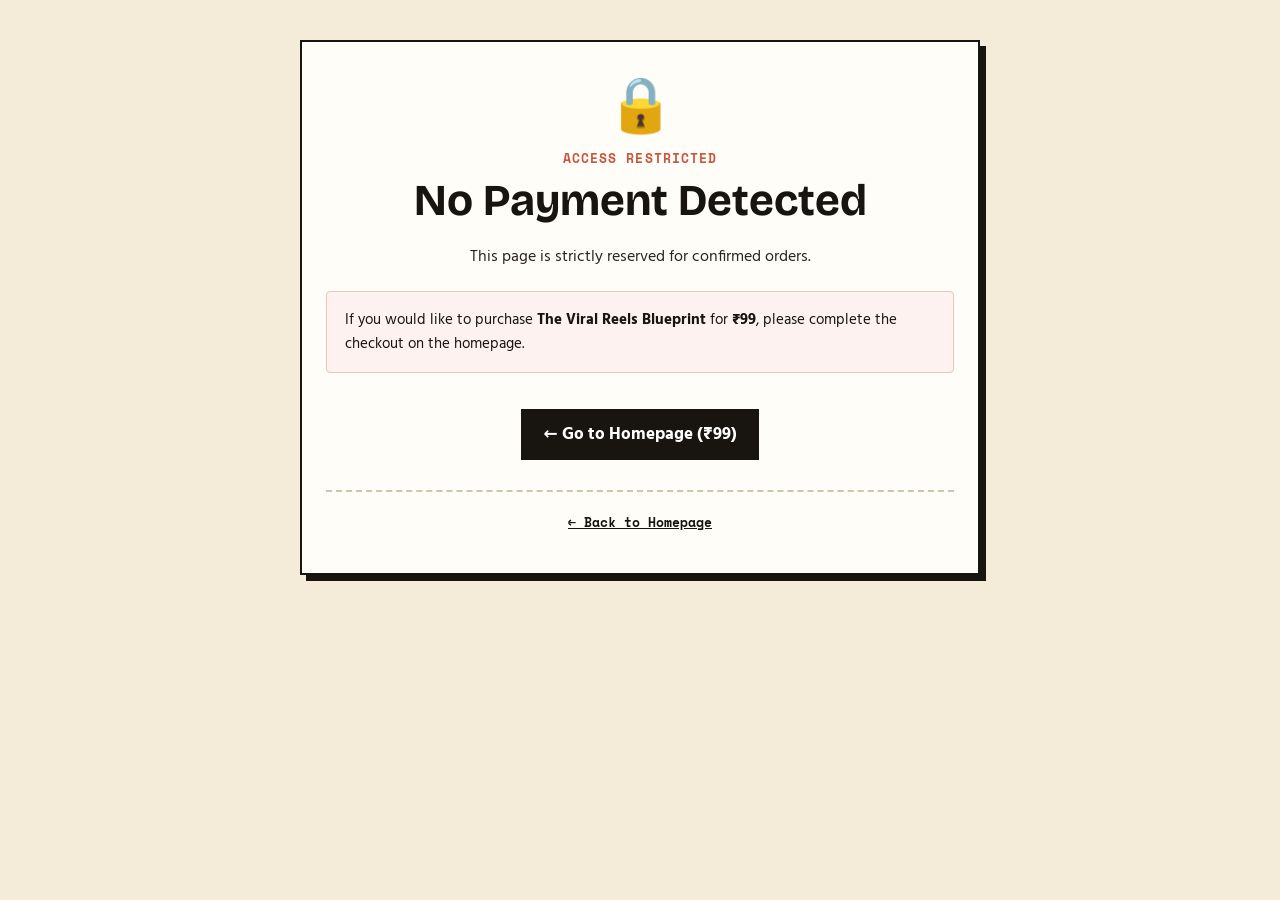
<file: thank-you.html>
<!doctype html>
<html lang="en">
<head>
<meta charset="utf-8">
<meta name="viewport" content="width=device-width,initial-scale=1">
<title>Order Confirmation · @deepwithharsh</title>
<link rel="preconnect" href="https://fonts.googleapis.com">
<link href="https://fonts.googleapis.com/css2?family=Bricolage+Grotesque:wght@700;800&family=Hind:wght@400;600&family=Space+Mono:wght@700&display=swap" rel="stylesheet">
<link rel="stylesheet" href="legal.css">
<style>
.confirmation-card {
  text-align: center;
  padding: 40px 24px;
}
.icon {
  font-size: 54px;
  line-height: 1;
  margin-bottom: 12px;
}
.dl-btn {
  display: inline-block;
  background: var(--ter);
  color: #fff;
  font-family: "Bricolage Grotesque", sans-serif;
  font-size: 20px;
  font-weight: 800;
  padding: 16px 28px;
  text-decoration: none;
  border: 2px solid var(--ink);
  box-shadow: 4px 4px 0 var(--ink);
  margin: 22px 0 16px;
  transition: transform .12s, box-shadow .12s;
  cursor: pointer;
}
.dl-btn:hover {
  transform: translate(-2px, -2px);
  box-shadow: 6px 6px 0 var(--ink);
  background: #b34029;
}
.notice-box {
  background: #fff8e1;
  border: 1.5px solid #ebd08f;
  border-radius: 4px;
  padding: 16px 18px;
  font-size: 15px;
  margin: 20px 0;
  text-align: left;
  line-height: 1.6;
}
.notice-box b {
  color: #181410;
}
.order-id {
  font-family: "Space Mono", monospace;
  background: #181410;
  color: #f2b31a;
  padding: 3px 8px;
  border-radius: 3px;
  font-size: 13px;
}
#locked-content {
  display: none;
}
</style>
</head>
<body>
<main class="doc confirmation-card">

  <!-- Displayed when payment is verified -->
  <div id="verified-content">
    <div class="icon">🎉</div>
    <div class="tag">@deepwithharsh</div>
    <h1>Payment Successful!</h1>
    <p>Thank you for getting <b>The Viral Reels Blueprint</b>.</p>
    
    <a class="dl-btn" id="dl-link" href="https://drive.google.com/file/d/1ae7XQESpQideKBZCxDZBuYGPoty6CLJK/view" target="_blank" rel="noopener">
      📥 Download Your PDF Guide Now
    </a>

    <div class="notice-box">
      <b>📧 A Backup Copy is Sent to Your Email!</b><br>
      We have also dispatched a permanent copy of your guide directly to your email address: <b id="user-email">your email</b>.<br><br>
      • <b>Sender:</b> Deep With Harsh<br>
      • <b>Subject:</b> 🎉 Your Copy: The Viral Reels Blueprint (PDF) · @deepwithharsh<br>
      • <b>Payment ID:</b> <span class="order-id" id="pid">VERIFIED</span>
    </div>

    <p style="font-size: 14.5px; color: var(--muted); margin-top: 14px;">
      <i>Please allow 1–3 minutes for email delivery. Don't forget to check your <b>Spam / Promotions</b> folder!</i>
    </p>

    <p style="margin-top: 24px; font-size: 15px;">
      Need help? DM me directly with your Payment ID:<br>
      <a href="https://www.instagram.com/deepwithharsh/" target="_blank" rel="noopener" style="font-weight:700; color:var(--ter);">@deepwithharsh</a>
    </p>
  </div>

  <!-- Displayed if someone tries to open thank-you.html directly without paying -->
  <div id="locked-content">
    <div class="icon">🔒</div>
    <div class="tag">Access Restricted</div>
    <h1>No Payment Detected</h1>
    <p>This page is strictly reserved for confirmed orders.</p>
    <div class="notice-box" style="background:#fdf2ef; border-color:#f0c3b8;">
      If you would like to purchase <b>The Viral Reels Blueprint</b> for <b>₹99</b>, please complete the checkout on the homepage.
    </div>
    <a href="index.html" style="display:inline-block; margin-top:16px; background:#181410; color:#fff; padding:12px 22px; text-decoration:none; font-weight:700;">
      ← Go to Homepage (₹99)
    </a>
  </div>

  <div class="legal-nav" style="justify-content:center; margin-top:30px;">
    <a href="index.html">← Back to Homepage</a>
  </div>
</main>

<script src="config.js"></script>
<script>
(function() {
  const S = window.SHOP || {};
  const params = new URLSearchParams(window.location.search);
  const paymentId = params.get("razorpay_payment_id") || params.get("payment_id");
  const paymentLinkId = params.get("razorpay_payment_link_id") || params.get("payment_link_id");
  const paymentStatus = params.get("razorpay_payment_link_status") || params.get("status");
  const isTest = params.get("test") === "true";

  // If directly opened without payment parameters or test flag, lock it
  if (!paymentId && paymentStatus !== "paid" && !isTest) {
    document.getElementById("verified-content").style.display = "none";
    document.getElementById("locked-content").style.display = "block";
    return;
  }

  if (paymentId) {
    document.getElementById("pid").textContent = paymentId;
  }

  // Retrieve customer info
  let email = "";
  let name = "Creator";
  try {
    email = sessionStorage.getItem("dwh_email") || localStorage.getItem("dwh_email") || "";
    name = sessionStorage.getItem("dwh_name") || localStorage.getItem("dwh_name") || "Creator";
  } catch(e) {}

  if (email) {
    document.getElementById("user-email").textContent = email;
  }

  // Trigger instant fulfillment via Google Apps Script (updates Sheet & sends PDF email)
  if (S.api && (paymentStatus === "paid" || paymentId || isTest)) {
    try {
      fetch(S.api, {
        method: "POST",
        mode: "no-cors",
        body: JSON.stringify({
          action: "paymentSuccess",
          email: email,
          name: name,
          payment_id: paymentId || "VERIFIED",
          payment_link_id: paymentLinkId || ""
        })
      });
    } catch(err) {
      console.log("Fulfillment error:", err);
    }
  }
})();
</script>
</body>
</html>
</file>
<file: legal.css>
:root {
  --paper: #f4ecd8;
  --ink: #181410;
  --mus: #f2b31a;
  --ter: #c8553d;
  --muted: #695e50;
}
* { box-sizing: border-box; }
body {
  margin: 0;
  padding: 40px 20px;
  background: var(--paper);
  color: var(--ink);
  font: 17px/1.6 Hind, system-ui, -apple-system, sans-serif;
}
.doc {
  max-width: 680px;
  margin: 0 auto;
  background: #fffdf7;
  border: 2px solid var(--ink);
  box-shadow: 6px 6px 0 var(--ink);
  padding: 32px 30px 40px;
}
.tag {
  font-family: "Space Mono", monospace;
  font-size: 13px;
  font-weight: 700;
  letter-spacing: .08em;
  color: var(--ter);
  text-transform: uppercase;
}
h1 {
  font-family: "Bricolage Grotesque", sans-serif;
  font-size: clamp(32px, 5vw, 44px);
  line-height: 1.1;
  margin: 8px 0 20px;
}
h2 {
  font-family: "Bricolage Grotesque", sans-serif;
  font-size: 22px;
  margin: 28px 0 10px;
  border-bottom: 2px solid var(--paper);
  padding-bottom: 4px;
}
p, li {
  font-size: 16px;
  color: #2b251f;
}
ul { padding-left: 20px; }
li { margin-bottom: 8px; }
.legal-nav {
  margin-top: 36px;
  padding-top: 20px;
  border-top: 2px dashed #d0c4ad;
  display: flex;
  flex-wrap: wrap;
  gap: 14px;
  font-family: "Space Mono", monospace;
  font-size: 13px;
}
.legal-nav a {
  color: var(--ink);
  font-weight: 700;
  text-decoration: underline;
}
.legal-nav a:hover { color: var(--ter); }
</file>
